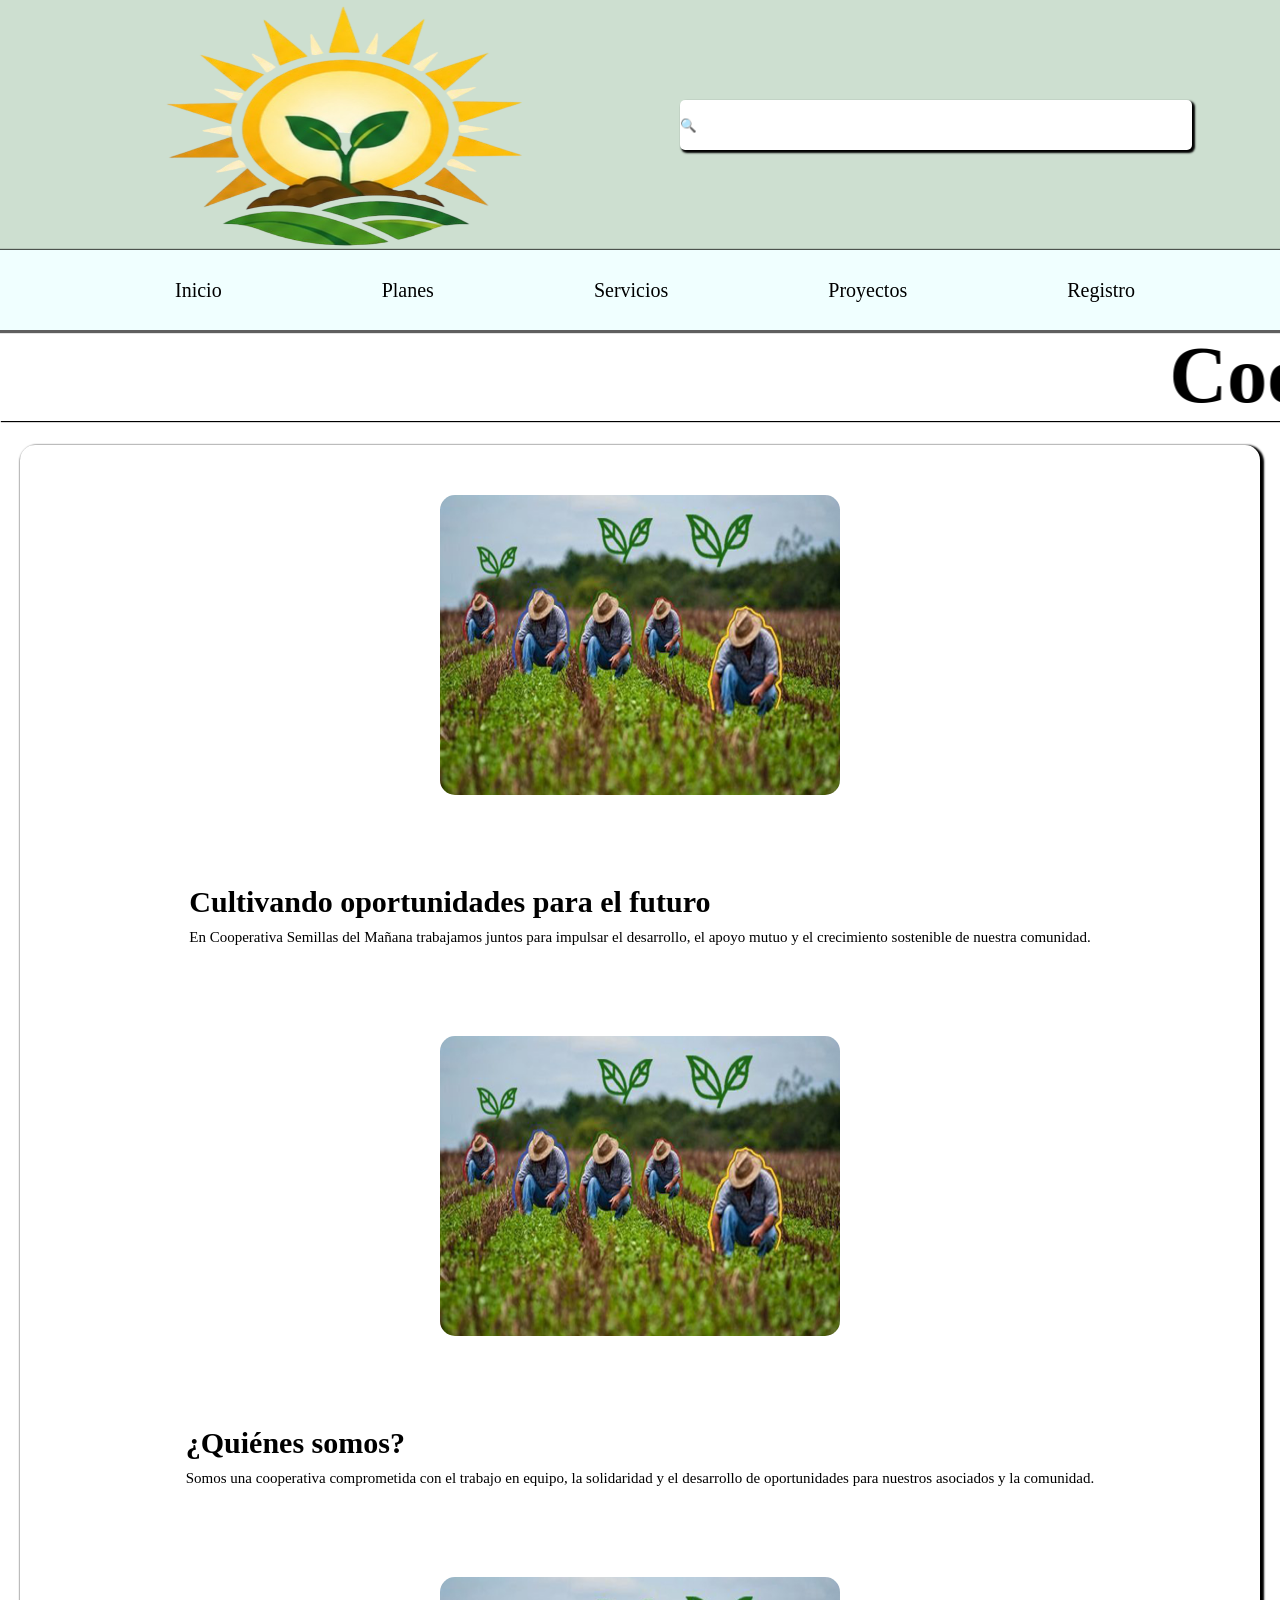
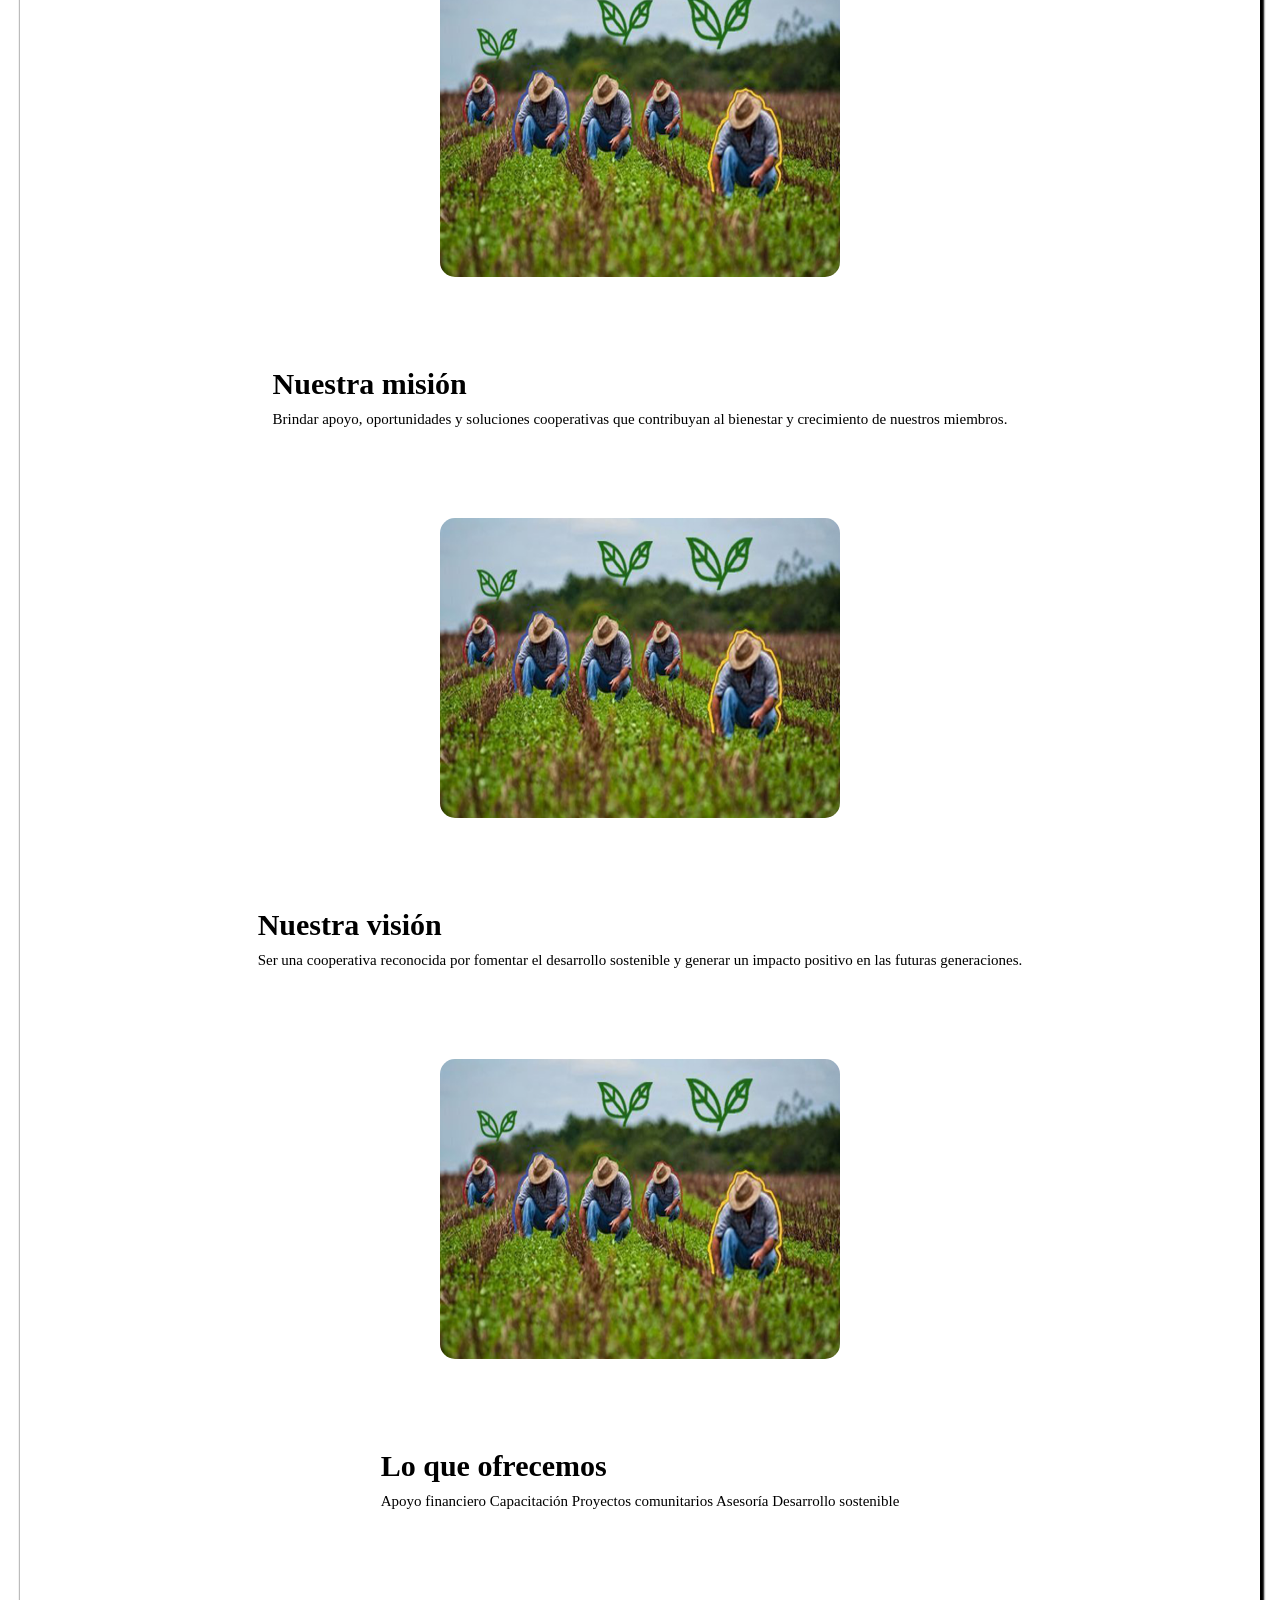
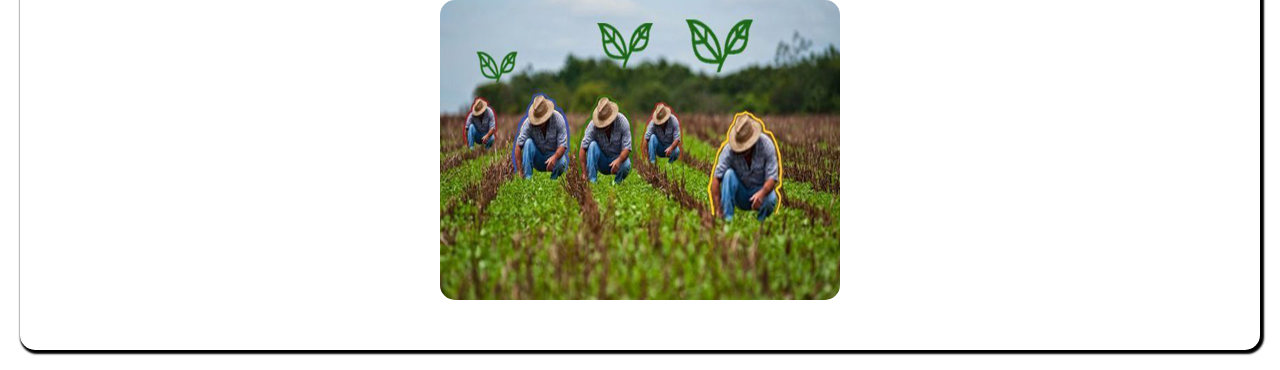
<file: index.html>
<!DOCTYPE html>
<html lang="en">
<head>
    <meta charset="UTF-8">
    <meta name="viewport" content="width=device-width, initial-scale=1.0">
    <link rel="stylesheet" href="estilos.css/estilos.css">
    <title>Cooperativa</title>
</head>
 
<header>
    <img src="img/descarga.png" alt="">
    <input class="buscar" type="search" placeholder="🔍">
</header>
<body>
    <nav>
        <a href="">Inicio</a>
        <a href="selvin.html">Planes</a>
        <a href="">Servicios</a>
        <a href="">Proyectos</a>
        <a href="registro.html">Registro</a>
    </nav>

    <marquee behavior="" direction=""> <h1>Cooperativa Semillas del mañana</h1></marquee>

    <div class="info">
        <img class="foto1" src="img/foto1.jpg" alt="">
        <div class="texto">
             <h5>Cultivando oportunidades para el futuro</h5>
        <p>En Cooperativa Semillas del Mañana trabajamos juntos para impulsar el desarrollo, el apoyo mutuo y el crecimiento sostenible de nuestra comunidad.</p>
        </div>

        <img class="foto1" src="img/foto1.jpg" alt="">
        <div class="texto">
             <h5>¿Quiénes somos?</h5>
        <p>Somos una cooperativa comprometida con el trabajo en equipo, la solidaridad y el desarrollo de oportunidades para nuestros asociados y la comunidad.</p>
        </div>

         <img class="foto1" src="img/foto1.jpg" alt="">
        <div class="texto">
             <h5>Nuestra misión</h5>
        <p>Brindar apoyo, oportunidades y soluciones cooperativas que contribuyan al bienestar y crecimiento de nuestros miembros.</p>
        </div>

         <img class="foto1" src="img/foto1.jpg" alt="">
         <div class="texto">
             <h5>Nuestra visión</h5>
        <p>Ser una cooperativa reconocida por fomentar el desarrollo sostenible y generar un impacto positivo en las futuras generaciones.</p>
        </div>

         <img class="foto1" src="img/foto1.jpg" alt="">
         <div class="texto">
             <h5>Lo que ofrecemos</h5>
        <p>Apoyo financiero
Capacitación
Proyectos comunitarios
Asesoría
Desarrollo sostenible</p>
        </div>
         <img class="foto1" src="img/foto1.jpg" alt="">
       
       

        

    </div>

</body>
</html>
</file>
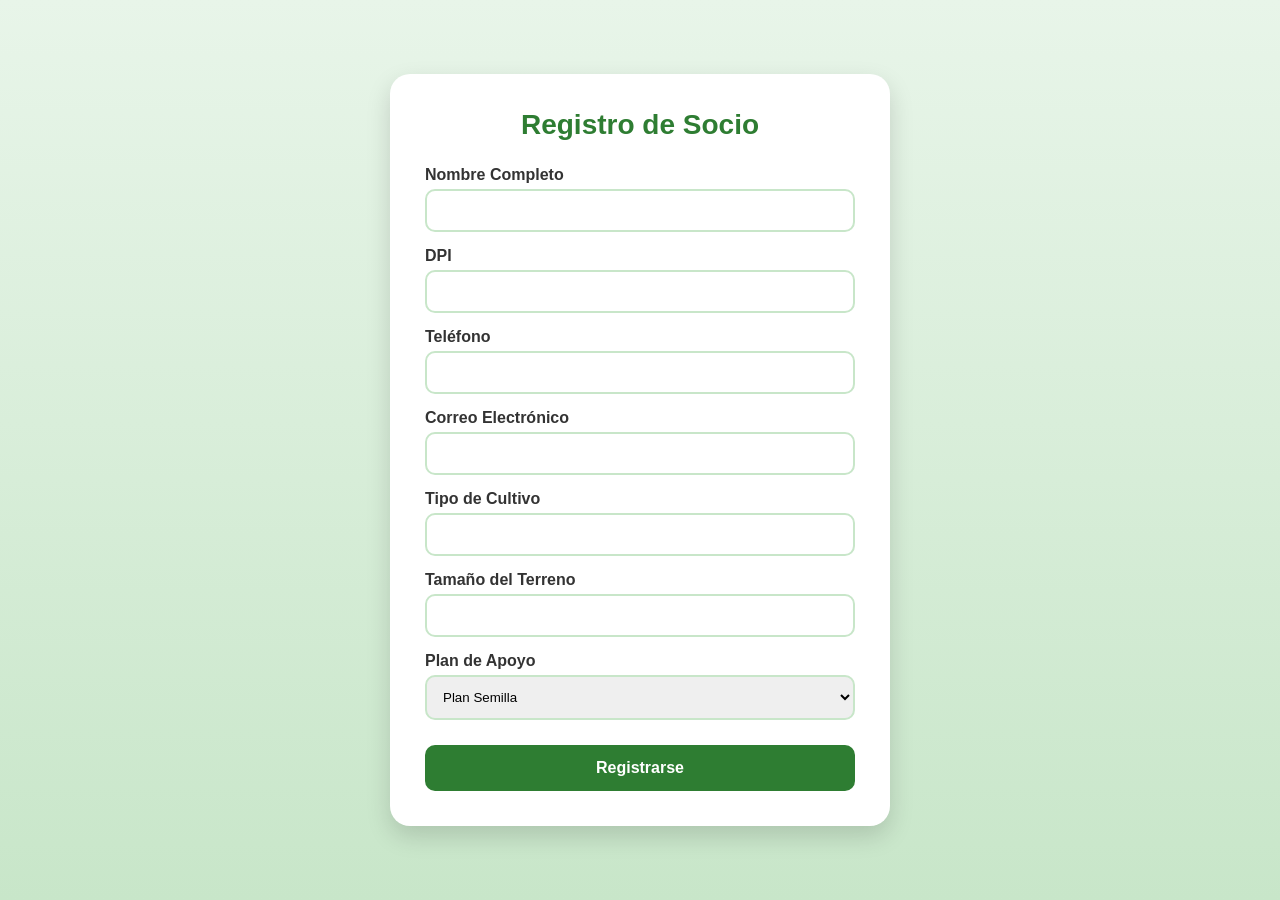
<file: registro.html>
<!DOCTYPE html>
<html lang="en">
<head>
    <meta charset="UTF-8">
    <meta name="viewport" content="width=device-width, initial-scale=1.0">
    <link rel="stylesheet" href="estilos.css/regitro.css">
    <title>Document</title>
</head>
<body>
    <div class="conte1">
    <form>
    <h2>Registro de Socio</h2>

    <label>Nombre Completo</label>
    <input type="text">

    <label>DPI</label>
    <input type="text">

    <label>Teléfono</label>
    <input type="tel">

    <label>Correo Electrónico</label>
    <input type="email">

    <label>Tipo de Cultivo</label>
    <input type="text">

    <label>Tamaño del Terreno</label>
    <input type="text">

    <label>Plan de Apoyo</label>
    <select>
        <option>Plan Semilla</option>
        <option>Plan Productor</option>
        <option>Plan Crecimiento</option>
        <option>Plan Sostenible</option>
    </select>

    <button type="submit">Registrarse</button>

</form>
</div>
</body>
</html>
</file>
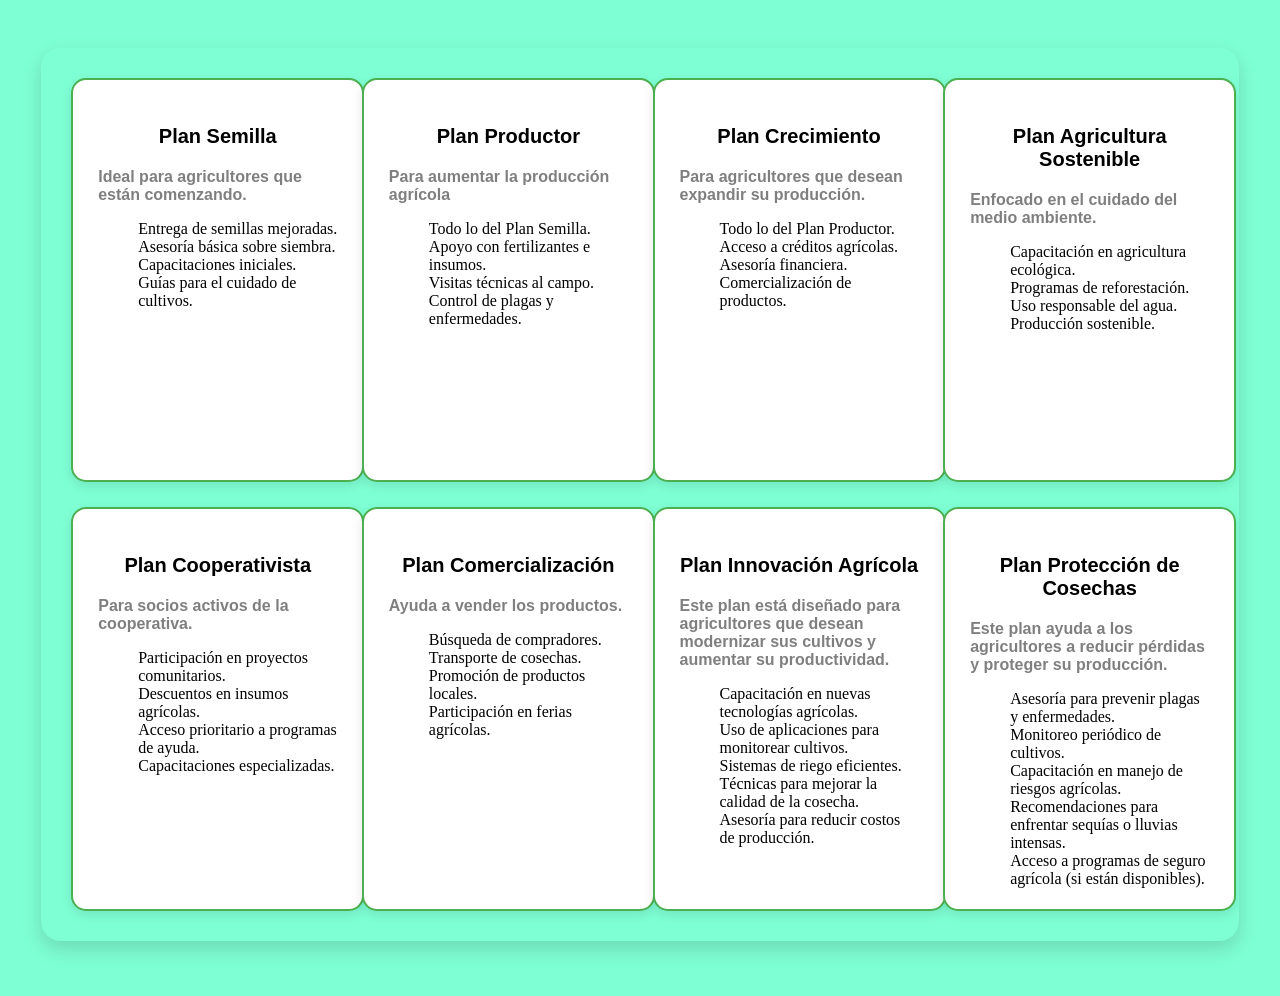
<file: selvin.html>
<!DOCTYPE html>
<html lang="en">
<head>
    <meta charset="UTF-8">
    <meta name="viewport" content="width=device-width, initial-scale=1.0">
    <link rel="stylesheet" href="estilos.css/selvin.css">
    <title>planes</title>
</head>
<body>
    <div class="selvin-contenedor1">
        <div class="contenedor2">
        <div class="conte">
            <h3>Plan Semilla</h3>
            <p><strong>Ideal para agricultores que están comenzando.</strong></p>
            <ul>
                <li>Entrega de semillas mejoradas.</li>
                <li>Asesoría básica sobre siembra.</li>
                <li>Capacitaciones iniciales.</li>
                <li>Guías para el cuidado de cultivos.</li>
            </ul>
        </div>

        <div class="conte">
            <h3>Plan Productor</h3>
            <p><strong>Para aumentar la producción agrícola</strong></p>
            <ul>
                <li>Todo lo del Plan Semilla.</li>
                <li>Apoyo con fertilizantes e insumos.</li>
                <li>Visitas técnicas al campo.</li>
                <li>Control de plagas y enfermedades.</li>

            </ul>
        </div>

        <div class="conte">
            <h3>Plan Crecimiento</h3>
            <p><strong>Para agricultores que desean expandir su producción.</strong></p>
            <ul>
                <li>Todo lo del Plan Productor.</li>
                <li>Acceso a créditos agrícolas.</li>
                <li>Asesoría financiera.</li>
                <li>Comercialización de productos.</li>
            </ul>
        </div>

        <div class="conte">
            <h3>Plan Agricultura Sostenible</h3>
            <p><strong>Enfocado en el cuidado del medio ambiente.</strong></p>
            <ul>
                <li>Capacitación en agricultura ecológica.</li>
                <li>Programas de reforestación.</li>
                <li>Uso responsable del agua.</li>
                <li>Producción sostenible.</li>
            </ul>
        </div>
        <div class="conte">
            <h3>Plan Cooperativista</h3>
            <p><strong>Para socios activos de la cooperativa.</strong></p>
            <ul>
                <li>Participación en proyectos comunitarios.</li>
                <li>Descuentos en insumos agrícolas.</li>
                <li>Acceso prioritario a programas de ayuda.</li>
                <li>Capacitaciones especializadas.</li>
            </ul>
        </div>
        <div class="conte">
            <h3>Plan Comercialización</h3>
            <p><strong>Ayuda a vender los productos.</strong></p>
            <ul>
                <li>Búsqueda de compradores.</li>
                <li>Transporte de cosechas.</li>
                <li>Promoción de productos locales.</li>
                <li>Participación en ferias agrícolas.</li>
            </ul>
        </div>
        <div class="conte">
            <h3>Plan Innovación Agrícola</h3>
            <p><strong>Este plan está diseñado para agricultores que desean modernizar sus cultivos y aumentar su productividad.</strong></p>
            <ul>
                <li>Capacitación en nuevas tecnologías agrícolas.</li>
                <li>Uso de aplicaciones para monitorear cultivos.</li>
                <li>Sistemas de riego eficientes.</li>
                <li>Técnicas para mejorar la calidad de la cosecha.</li>
                <li>Asesoría para reducir costos de producción.</li>
            </ul>
        </div>
        <div class="conte">
            <h3>Plan Protección de Cosechas</h3>
            <p><strong>Este plan ayuda a los agricultores a reducir pérdidas y proteger su producción.</strong></p>
            <ul>
                <li>Asesoría para prevenir plagas y enfermedades.</li>
                <li>Monitoreo periódico de cultivos.</li>
                <li>Capacitación en manejo de riesgos agrícolas.</li>
                <li>Recomendaciones para enfrentar sequías o lluvias intensas.</li>
                <li>Acceso a programas de seguro agrícola (si están disponibles).</li>
            </ul>
        </div>
        </div>
    </div>
</body>
</html>
</file>
<file: estilos.css/estilos.css>
*{
    margin: 0;
    padding: 0;
}

header{
    background-color: rgb(205, 223, 208);
    display: flex;
    width: 100%;
    height: 250px;
    box-shadow: 2px 2px 1px black;
    align-items: center;
    transition: all 0,3s;
}
img{
    margin-left: 160px;
    width: 370px;
    height: 250px;
}

header .buscar{
    width: 40%;
    height: 50px;
    border: none;
    box-shadow: 2px 2px 2px 1px black;
    border-radius: 5px;
    margin-left: 150px;
    transition: transform 0.3s ease, box-shadow 0.3s ease;
}

nav{
    width: 100%;
    height: 50px;
    display: flex;
    justify-content: space-evenly;
    align-items: center;
    background-color: azure;
    box-shadow: 1px 1px 1px 2px rgba(0, 0, 0, 0.626);
    padding: 15px;
}

nav a{
    text-decoration: none;
    color: black;
    font-size: 20px;
    transition:  transform 1s ease;
}

nav a:hover{
    background-color: rgba(240, 248, 255, 0.605);
    transform: scale(1.1);
}

marquee{
    font-size: 40px;
    color: black;
    box-shadow: 1px 1px 1px black;
}

.info{
    display: flex;
    flex-direction: column;
    align-items: center;
    gap: 40px;
    box-shadow: 2px 2px 2px 2px black;
    margin: 20px;
    border-radius: 15px;
    
}

.foto1{
    width: 400px;
    height: 300px;
    border-radius: 15px;
    margin: 50px;
   
}

.texto{
    display: flex;
    flex-direction: column;
}
.texto h5{
    margin-bottom: 10px;
    justify-content: center;
    font-size: 30px;
}

.texto p{
    margin-top: 0;
    font-size: 15px;

}
</file>
<file: estilos.css/regitro.css>
*{
    margin: 0;
    padding: 0;
    box-sizing: border-box;
    font-family: 'Poppins', sans-serif;
}

body{
    background: linear-gradient(to bottom, #e8f5e9, #c8e6c9);
    min-height: 100vh;
    display: flex;
    justify-content: center;
    align-items: center;
}

form{
    width: 500px;
    background: white;
    padding: 35px;
    border-radius: 20px;
    box-shadow: 0 10px 25px rgba(0,0,0,0.15);
}

form h2{
    text-align: center;
    color: #2e7d32;
    margin-bottom: 25px;
    font-size: 28px;
}

label{
    display: block;
    margin-top: 15px;
    margin-bottom: 5px;
    color: #333;
    font-weight: 600;
}

input,
select{
    width: 100%;
    padding: 12px;
    border: 2px solid #c8e6c9;
    border-radius: 10px;
    outline: none;
    transition: .3s;
}

input:focus,
select:focus{
    border-color: #4caf50;
    box-shadow: 0 0 8px rgba(76,175,80,.3);
}

button{
    width: 100%;
    margin-top: 25px;
    padding: 14px;
    border: none;
    border-radius: 10px;
    background: #2e7d32;
    color: white;
    font-size: 16px;
    font-weight: bold;
    cursor: pointer;
    transition: .3s;
}

button:hover{
    background: #1b5e20;
    transform: translateY(-3px);
}
</file>
<file: estilos.css/selvin.css>
body{
    background-color: aquamarine;
}

.selvin-contenedor1{
    width: 100%;
    min-height: 100vh;

    padding: 40px 0;
}

.contenedor2{
    display: grid;
    grid-template-columns: repeat(4, 1fr);
    gap: 25px;
    width: 90%;
    margin: 0 auto;
    padding: 30px;
    border-radius: 20px;
    box-shadow: 0 8px 20px rgba(0,0,0,0.15);
    overflow: hidden;
}

.conte{
    width: 90%;
    height: 350px;
    background: #ffffff;
    padding: 25px;
    border-radius: 15px;
    border: 2px solid #4caf50;
    box-shadow: 0 4px 12px rgba(0,0,0,0.1);
    transition:  0.3s ease;
  
}

.conte:hover{
    transform: translateY(-8px);
    box-shadow: 0 10px 25px rgba(76,175,80,0.4);
    border-color: #2e7d32;
}

.conte h3{
    text-align: center;
    font-family: 'Franklin Gothic Medium', 'Arial Narrow', Arial, sans-serif;
    font-size: 20px;
}

.conte p{

 text-align: left;
 font-family: 'Lucida Sans', 'Lucida Sans Regular', 'Lucida Grande', 'Lucida Sans Unicode', Geneva, Verdana, sans-serif;
 color: rgba(0, 0, 0, 0.503);
 
}

.conte ul{
    list-style: none;
}
</file>
